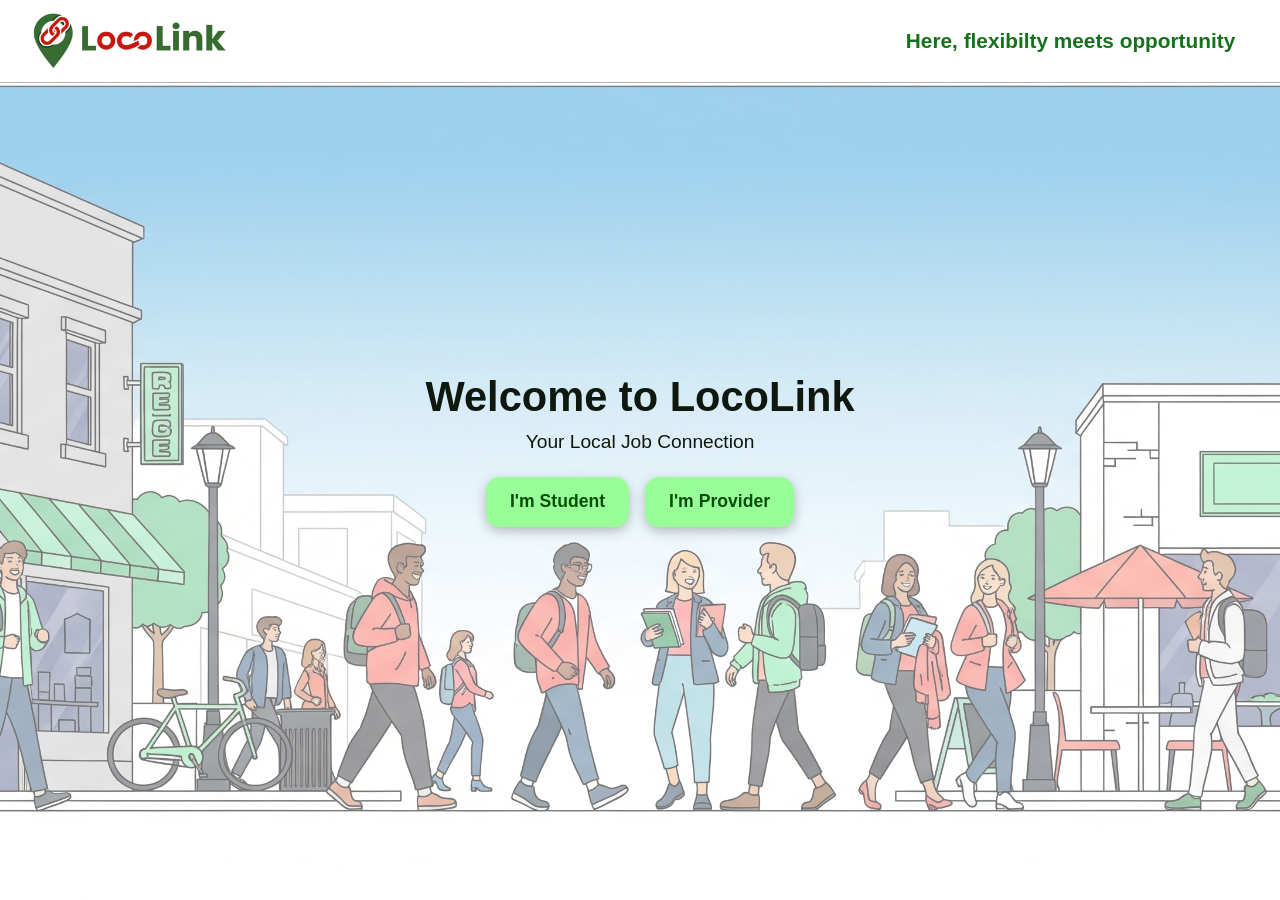
<file: index.html>
<!DOCTYPE html>
<html lang="en">
<head>
    <meta charset="UTF-8">
    <meta name="viewport" content="width=device-width, initial-scale=1.0">
    <title>LocoLink_Home</title>
    <link rel="stylesheet" href="css/style.css">
</head>
<body style="background-image: url('assets/images/1755863042727.jpg'); background-size:cover;">

    <header>
        <img src="assets/images/LocoLinkLogo.jpg" alt="locolink Logo">
       <div class="tagline">Here, flexibilty meets opportunity</div>

    </header>

    <div class="overlay">
        <h1>Welcome to LocoLink</h1>
        <p>Your Local Job Connection<br></p>
        <div class="options">
            <a href="pages/Student-login.html" class="btn seeker">I'm Student</a>
            <a href="pages/Provider-login.html" class="btn provider">I'm Provider</a>
        </div>
    </div>
    <script src="js/app.js"></script>

</body>

</html>
</file>
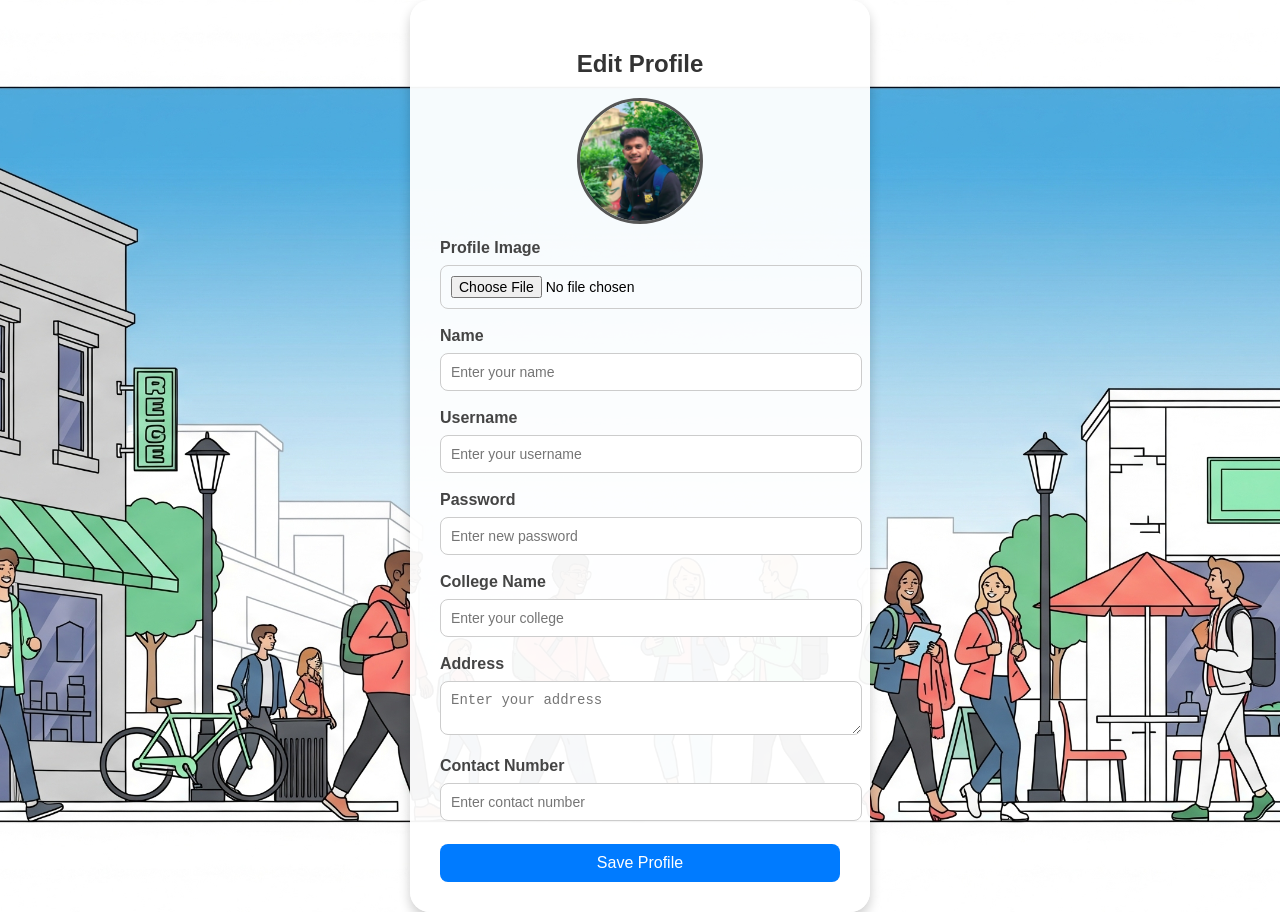
<file: pages/edit-profile.html>
<!DOCTYPE html>
<html lang="en">
<head>
  <meta charset="UTF-8">
  <meta name="viewport" content="width=device-width, initial-scale=1.0">
  <title>Edit Profile | LocoLink</title>
  <link rel="stylesheet" href="https://fonts.googleapis.com/css2?family=Material+Symbols+Outlined" />
  <style>
    body {
      margin: 0;
      font-family: Arial, sans-serif;
      background-image: url('../assets/images/1755863042727.jpg');
      background-size: cover;
      background-position: center;
      display: flex;
      justify-content: center;
      align-items: center;
      min-height: 100vh;
    }

    .profile-container {
      background: rgba(255,255,255,0.95);
      padding: 30px;
      border-radius: 20px;
      max-width: 400px;
      width: 90%;
      box-shadow: 0 6px 12px rgba(0,0,0,0.2);
      text-align: center;
    }

    h2 {
      margin-bottom: 20px;
      color: #333;
    }

    .profile-pic {
      width: 120px;
      height: 120px;
      border-radius: 50%;
      overflow: hidden;
      margin: 0 auto 15px;
      border: 3px solid #555;
    }

    .profile-pic img {
      width: 100%;
      height: 100%;
      object-fit: cover;
    }

    input, textarea {
      width: 100%;
      padding: 10px;
      margin: 8px 0;
      border: 1px solid #ccc;
      border-radius: 8px;
      font-size: 14px;
    }

    button {
      width: 100%;
      padding: 10px;
      margin-top: 15px;
      border: none;
      border-radius: 8px;
      background: #007BFF;
      color: white;
      font-size: 16px;
      cursor: pointer;
    }

    button:hover {
      background: #0056b3;
    }

    label {
      font-weight: bold;
      display: block;
      text-align: left;
      margin-top: 10px;
      color: #444;
    }

    /* Floating notification (toast) */
    .toast {
      position: fixed;
      top: 20px;
      right: 20px;
      background: #28a745;
      color: white;
      padding: 12px 20px;
      border-radius: 8px;
      box-shadow: 0 4px 8px rgba(0,0,0,0.2);
      opacity: 0;
      transform: translateY(-20px);
      transition: opacity 0.5s ease, transform 0.5s ease;
      z-index: 1000;
      font-size: 15px;
    }

    .toast.show {
      opacity: 1;
      transform: translateY(0);
    }
  </style>
</head>
<body>

  <div class="profile-container">
    <h2>Edit Profile</h2>
    
    <!-- Profile Picture Preview -->
    <div class="profile-pic" id="profilePreview">
      <img src="../assets/images/1_1.jpg" alt="Profile Picture" id="previewImg">
    </div>

    <label for="profileImg">Profile Image</label>
    <input type="file" id="profileImg" accept="image/*">

    <label>Name</label>
    <input type="text" id="name" placeholder="Enter your name">

    <label>Username</label>
    <input type="text" id="username" placeholder="Enter your username">

    <label>Password</label>
    <input type="password" id="password" placeholder="Enter new password">

    <label>College Name</label>
    <input type="text" id="college" placeholder="Enter your college">

    <label>Address</label>
    <textarea id="address" placeholder="Enter your address"></textarea>

    <label>Contact Number</label>
    <input type="text" id="contact" placeholder="Enter contact number">

    <button onclick="saveProfile()">Save Profile</button>
  </div>

  <!-- Toast Notification -->
  <div id="toast" class="toast">Profile Saved Successfully ✅</div>

  <script>
    // Preview profile image
    const profileImg = document.getElementById("profileImg");
    const previewImg = document.getElementById("previewImg");

    profileImg.addEventListener("change", function() {
      const file = this.files[0];
      if (file) {
        const reader = new FileReader();
        reader.onload = function(e) {
          previewImg.src = e.target.result;
          localStorage.setItem("profileImage", e.target.result); // Save image to localStorage
        };
        reader.readAsDataURL(file);
      }
    });

    // Show toast notification
    function showToast(message) {
      const toast = document.getElementById("toast");
      toast.textContent = message;
      toast.classList.add("show");

      setTimeout(() => {
        toast.classList.remove("show");
      }, 3000); // Hide after 3 seconds
    }

    // Save profile data to localStorage
    function saveProfile() {
      const profileData = {
        name: document.getElementById("name").value,
        username: document.getElementById("username").value,
        password: document.getElementById("password").value,
        college: document.getElementById("college").value,
        address: document.getElementById("address").value,
        contact: document.getElementById("contact").value
      };

      localStorage.setItem("profileData", JSON.stringify(profileData));

      showToast("Profile Saved Successfully ✅");

      setTimeout(() => {
        window.location.href = "Student-section.html"; // Redirect after toast
      }, 3200);
    }

    // Load saved profile if exists
    window.onload = function() {
      const savedProfile = JSON.parse(localStorage.getItem("profileData"));
      const savedImg = localStorage.getItem("profileImage");

      if (savedProfile) {
        document.getElementById("name").value = savedProfile.name;
        document.getElementById("username").value = savedProfile.username;
        document.getElementById("password").value = savedProfile.password;
        document.getElementById("college").value = savedProfile.college;
        document.getElementById("address").value = savedProfile.address;
        document.getElementById("contact").value = savedProfile.contact;
      }

      if (savedImg) {
        previewImg.src = savedImg;
      }
    };
  </script>

</body>
</html>
</file>
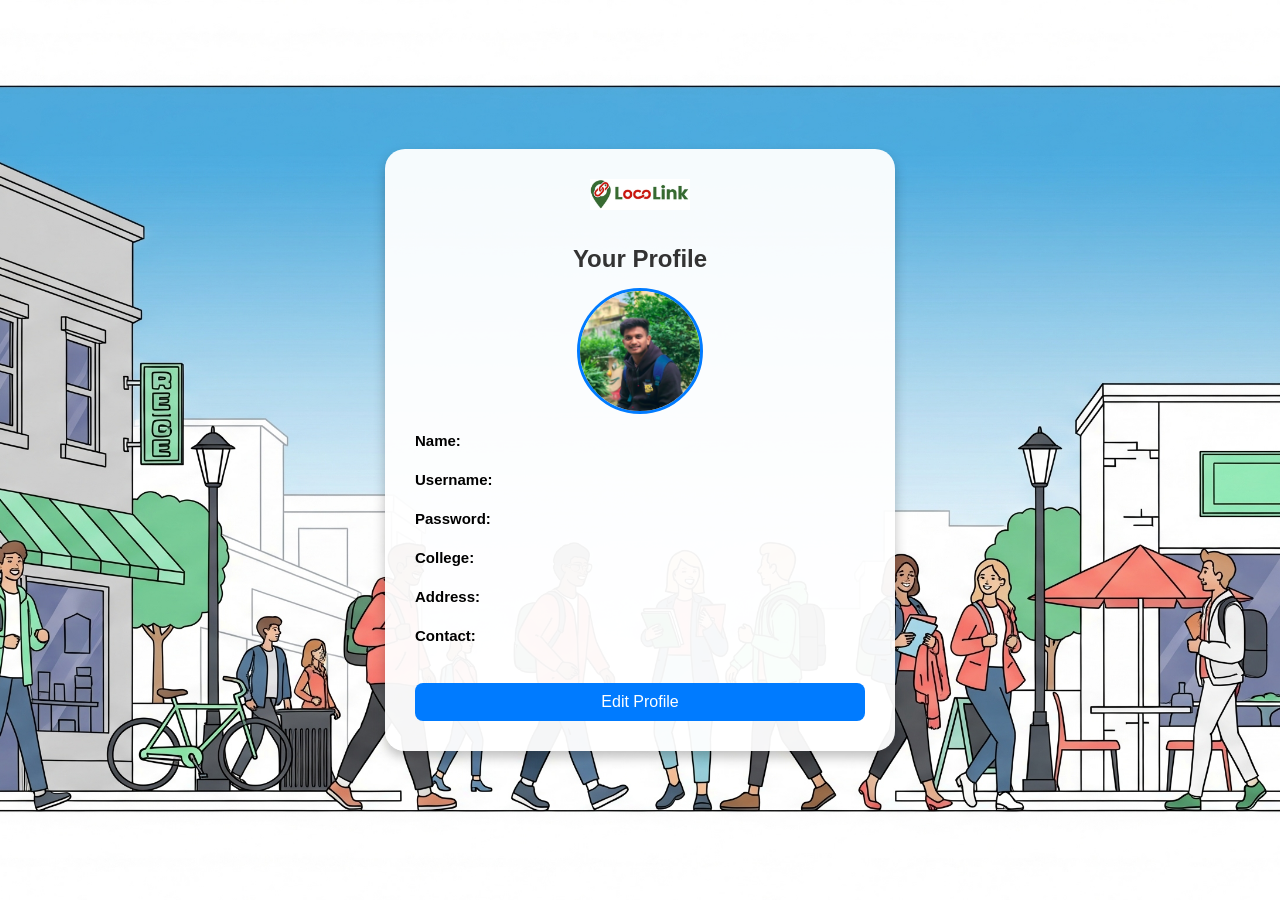
<file: pages/profile-section.html>
<html lang="en">
<head>
  <meta charset="UTF-8">
  <meta name="viewport" content="width=device-width, initial-scale=1.0">
  <title>Profile Section | LocoLink</title>
  <link rel="stylesheet" href="https://fonts.googleapis.com/css2?family=Material+Symbols+Outlined" />
  <style>
    body {
      margin: 0;
      font-family: Arial, sans-serif;
      background-image: url('../assets/images/1755863042727.jpg'); /* same background */
      background-size: cover;
      background-position: center;
      display: flex;
      justify-content: center;
      align-items: center;
      min-height: 100vh;
    }

    .profile-container {
      background: rgba(255,255,255,0.95);
      padding: 30px;
      border-radius: 20px;
      max-width: 450px;
      width: 90%;
      box-shadow: 0 6px 12px rgba(0,0,0,0.25);
      text-align: center;
      position: relative;
    }

    /* Logo on top */
    .logo {
      width: 100px;
      margin-bottom: 15px;
    }

    h2 {
      margin-bottom: 15px;
      color: #333;
    }

    .profile-pic {
      width: 120px;
      height: 120px;
      border-radius: 50%;
      overflow: hidden;
      margin: 0 auto 15px;
      border: 3px solid #007BFF;
    }

    .profile-pic img {
      width: 100%;
      height: 100%;
      object-fit: cover;
    }

    .info {
      text-align: left;
      margin: 15px 0;
      font-size: 15px;
      line-height: 1.6;
      color: #444;
    }

    .info strong {
      color: #000;
    }

    .edit-btn {
      margin-top: 20px;
      padding: 10px;
      background: #007BFF;
      color: white;
      border: none;
      border-radius: 8px;
      font-size: 16px;
      cursor: pointer;
      width: 100%;
    }

    .edit-btn:hover {
      background: #0056b3;
    }
  </style>
</head>
<body>

  <div class="profile-container">
    <!-- Logo -->
    <img src="../assets/images/LocoLinkLogo.jpg" alt="LocoLink Logo" class="logo"> <!-- same logo as other pages -->

    <h2>Your Profile</h2>

    <!-- Profile Picture -->
    <div class="profile-pic">
      <img src="../assets/images/1_1.jpg" alt="Profile Picture" id="profileImage">
    </div>

    <!-- Profile Info -->
    <div class="info">
      <p><strong>Name:</strong> <span id="name"></span></p>
      <p><strong>Username:</strong> <span id="username"></span></p>
      <p><strong>Password:</strong> <span id="password"></span></p>
      <p><strong>College:</strong> <span id="college"></span></p>
      <p><strong>Address:</strong> <span id="address"></span></p>
      <p><strong>Contact:</strong> <span id="contact"></span></p>
    </div>

    <button class="edit-btn" onclick="window.location.href='edit-profile.html'">Edit Profile</button>
  </div>

  <script>
    // Load profile from localStorage
    window.onload = function() {
      const savedProfile = JSON.parse(localStorage.getItem("profileData"));
      const savedImg = localStorage.getItem("profileImage");

      if (savedProfile) {
        document.getElementById("name").textContent = savedProfile.name || "Not set";
        document.getElementById("username").textContent = savedProfile.username || "Not set";
        document.getElementById("password").textContent = savedProfile.password || "Not set";
        document.getElementById("college").textContent = savedProfile.college || "Not set";
        document.getElementById("address").textContent = savedProfile.address || "Not set";
        document.getElementById("contact").textContent = savedProfile.contact || "Not set";
      }

      if (savedImg) {
        document.getElementById("profileImage").src = savedImg;
      }
    };
  </script>

</body>
</html>
</file>
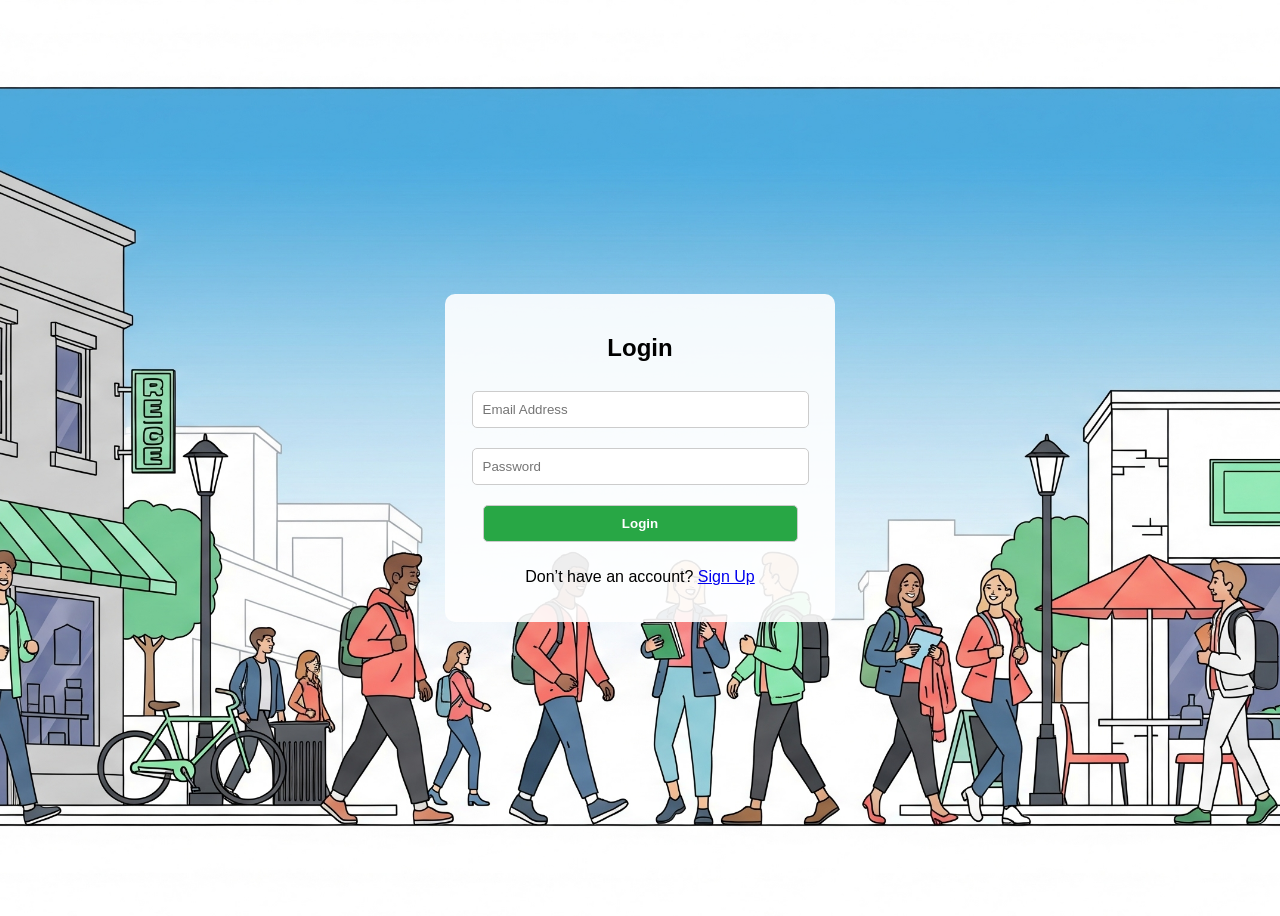
<file: pages/Provider-login.html>
<!DOCTYPE html>
<html lang="en">
<head>
  <meta charset="UTF-8">
  <title>Login Page</title>
  <style>
    body {
      font-family: Arial, sans-serif;
      background: url('../assets/images/1755863042727.jpg') no-repeat center center/cover;
      display: flex;
      justify-content: center;
      align-items: center;
      height: 100vh;
    }
    .container {
      background: rgba(255,255,255,0.9);
      padding: 20px;
      border-radius: 10px;
      width: 350px;
      text-align: center;
    }
    input, button {
      width: 90%;
      padding: 10px;
      margin: 10px 0;
      border: 1px solid #ccc;
      border-radius: 5px;
    }
    button {
      background: #28a745;
      color: white;
      font-weight: bold;
      cursor: pointer;
    }
    button:hover {
      background: #1e7e34;
    }
  </style>
</head>
<body>
  <div class="container">
    <h2>Login</h2>
    <input type="email" id="email" placeholder="Email Address" required>
    <input type="password" id="password" placeholder="Password" required>
    <button onclick="login()">Login</button>
    <p>Don’t have an account? <a href="Provider-signup.html">Sign Up</a></p>
  </div>

  <script>
    const getProviders = () => JSON.parse(localStorage.getItem("providerUsers") || "[]");

    async function login() {
      const email = document.getElementById("email").value.trim().toLowerCase();
      const password = document.getElementById("password").value;
      const providers = getProviders();
      const user = providers.find((u) => u.email === email && u.password === password);

      if (!user) {
        alert("Invalid email or password.");
        return;
      }

      localStorage.setItem("loggedInProvider", JSON.stringify({ email: user.email, name: user.name, username: user.username }));
      window.location.href = "Provider-postJob.html";
    }
    window.login = login;
  </script>
</body>
</html>
</file>
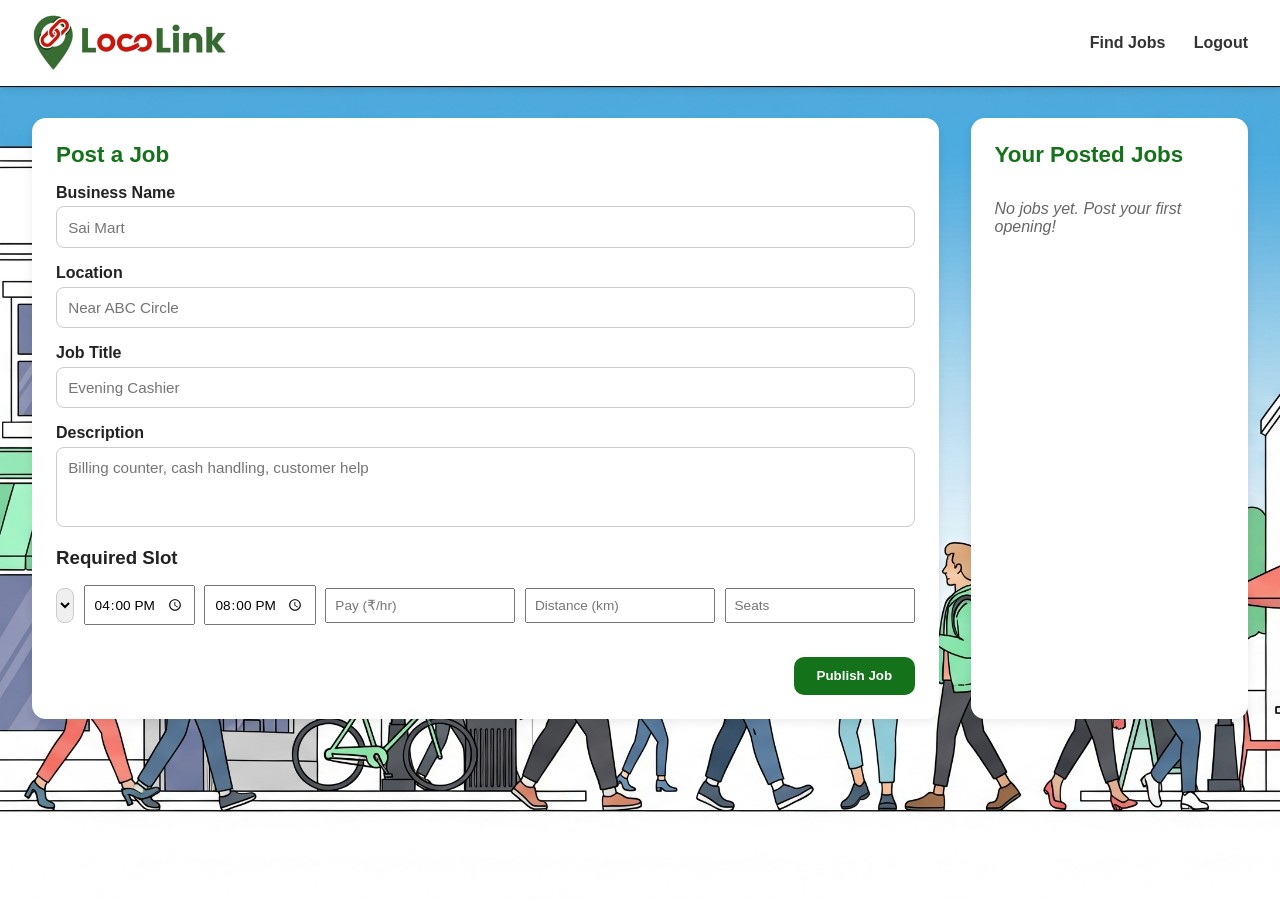
<file: pages/Provider-postJob.html>
<!DOCTYPE html>
<html lang="en">
<head>
  <meta charset="UTF-8">
  <meta name="viewport" content="width=device-width, initial-scale=1.0">
  <title>Provider Dashboard - LocoLink</title>
  <style>
   * {
      margin: 0;
      padding: 0;
      box-sizing: border-box;
      font-family: "Segoe UI", sans-serif;
    }

    body {
      background: #fafafa;
      color: #222;
      min-height: 100vh;
    }

   
    .navbar {
      background: rgba(255, 255, 255, 0.9);
      display: flex;
      align-items: center;
      justify-content: space-between;
      padding: 0.8rem 2rem;
      box-shadow: 0 3px 8px rgba(0, 0, 0, 0.1);
      position: sticky;
      top: 0;
      z-index: 100;
      backdrop-filter: blur(6px);
    }

    .logo {
      font-size: 1.5rem;
      font-weight: 800;
      color: #14721a;
    }
    nav img{
      height: 60px;
      width: auto;
      border: none;
    }

    .nav-links a {
      text-decoration: none;
      margin-left: 1.5rem;
      font-weight: 600;
      color: #333;
      transition: color 0.3s ease;
    }

    .nav-links a:hover {
      color: #ff7f50;
    }

   
    .container {
      display: grid;
      grid-template-columns: 2fr 1fr;
      gap: 2rem;
      padding: 2rem;
    }

    .card {
      background: #fff;
      border-radius: 14px;
      padding: 1.5rem;
      box-shadow: 0 3px 10px rgba(0,0,0,0.08);
    }

    h2 {
      margin-bottom: 1rem;
      font-size: 1.4rem;
      color: #14721a;
    }

  
    form {
      display: flex;
      flex-direction: column;
      gap: 1rem;
    }

    .form-group label {
      font-weight: 600;
      display: block;
      margin-bottom: 0.3rem;
    }

    .form-group input,
    textarea,
    select {
      width: 100%;
      padding: 0.7rem;
      border: 1px solid #ccc;
      border-radius: 8px;
      font-size: 0.95rem;
    }

    textarea {
      resize: none;
      height: 80px;
    }

   
    .slot {
      display: grid;
      grid-template-columns: 1fr 1fr 1fr 1fr 1fr auto;
      gap: 0.6rem;
      align-items: center;
    }

    .slot input,
    .slot select {
      padding: 0.5rem;
      font-size: 0.85rem;
    }

    .remove-btn {
      background: #ff7f50;
      color: #fff;
      border: none;
      padding: 0.5rem 0.8rem;
      border-radius: 8px;
      cursor: pointer;
      transition: background 0.3s ease;
    }

    .remove-btn:hover {
      background: #e5673f;
    }

    
    .form-actions {
      display: flex;
      justify-content: flex-end;
      margin-top: 1rem;
    }

    .publish-btn {
      background: #14721a;
      color: #fff;
      border: none;
      padding: 0.7rem 1.4rem;
      border-radius: 10px;
      font-weight: 600;
      cursor: pointer;
      transition: background 0.3s ease;
    }

    .publish-btn:hover {
      background: #0f5a14;
    }

    /* ===== Posted Jobs ===== */
    .posted-jobs {
      display: flex;
      flex-direction: column;
      gap: 1rem;
    }

    .job-card {
      border: 1px solid #ddd;
      padding: 1rem;
      border-radius: 10px;
      background: #f9f9f9;
    }

    .job-card button {
      margin-top: 10px;
      background: #ff7f50;
      color: #fff;
      border: none;
      padding: 5px 10px;
      border-radius: 6px;
      cursor: pointer;
    }

    .job-card button:hover {
      background: #e5673f;
    }

    .no-jobs {
      color: #666;
      font-style: italic;
    }

    @media (max-width: 992px) {
      .container {
        grid-template-columns: 1fr;
      }
    }
  </style>
</head>
<body style="background-image: url('../assets/images/1755863042727.jpg'); background-size:cover;">
  <!-- Navbar -->
  <nav class="navbar">
    <img src="../assets/images/LocoLinkLogo.jpg" alt="locolink Logo">
    <div class="nav-links">
      <a href="Student-section.html">Find Jobs</a>
      <a href="../index.html">Logout</a>
    </div>
  </nav>

  <div class="container">
    <!-- Post Job -->
    <section class="card post-job">
      <h2>Post a Job</h2>
      <form id="jobForm">
        <div class="form-group">
          <label>Business Name</label>
          <input type="text" id="businessName" placeholder="Sai Mart" required>
        </div>

        <div class="form-group">
          <label>Location</label>
          <input type="text" id="location" placeholder="Near ABC Circle" required>
        </div>

        <div class="form-group">
          <label>Job Title</label>
          <input type="text" id="jobTitle" placeholder="Evening Cashier" required>
        </div>

        <div class="form-group">
          <label>Description</label>
          <textarea id="description" placeholder="Billing counter, cash handling, customer help" required></textarea>
        </div>

        <h3>Required Slot</h3>
        <div class="slot">
          <select id="day">
            <option>Mon</option>
            <option>Tue</option>
            <option>Wed</option>
            <option>Thu</option>
            <option>Fri</option>
            <option>Sat</option>
            <option>Sun</option>
          </select>
          <input type="time" id="startTime" value="16:00">
          <input type="time" id="endTime" value="20:00">
          <input type="number" id="pay" placeholder="Pay (₹/hr)">
          <input type="number" id="distance" placeholder="Distance (km)">
          <input type="number" id="seats" placeholder="Seats">
        </div>

        <div class="form-actions">
          <button type="submit" class="publish-btn">Publish Job</button>
        </div>
      </form>
    </section>

    <!-- Posted Jobs -->
    <section class="card posted-jobs">
      <h2>Your Posted Jobs</h2>
      <div id="jobList">
        <p class="no-jobs">No jobs yet. Post your first opening!</p>
      </div>
    </section>
  </div>

  <script>
    const form = document.getElementById("jobForm");
    const jobList = document.getElementById("jobList");

    // Save job to localStorage
    function saveJob(job) {
      let jobs = JSON.parse(localStorage.getItem("jobs")) || [];
      jobs.push(job);
      localStorage.setItem("jobs", JSON.stringify(jobs));
    }

    // Load jobs from localStorage
    function loadJobs() {
      jobList.innerHTML = "";
      let jobs = JSON.parse(localStorage.getItem("jobs")) || [];

      if (jobs.length === 0) {
        jobList.innerHTML = `<p class="no-jobs">No jobs yet. Post your first opening!</p>`;
        return;
      }

      jobs.forEach((job, index) => {
        const jobCard = document.createElement("div");
        jobCard.classList.add("job-card");
        jobCard.innerHTML = `
          <h3>${job.title} @ ${job.business}</h3>
          <p><strong>Location:</strong> ${job.location}</p>
          <p><strong>Description:</strong> ${job.desc}</p>
          <p><strong>Slot:</strong> ${job.day}, ${job.start} - ${job.end}</p>
          <p><strong>Pay:</strong> ₹${job.pay}/hr | <strong>Distance:</strong> ${job.distance} km | <strong>Seats:</strong> ${job.seats}</p>
          <button onclick="deleteJob(${index})">Delete</button>
        `;
        jobList.appendChild(jobCard);
      });
    }

    // Delete job
    function deleteJob(index) {
      let jobs = JSON.parse(localStorage.getItem("jobs")) || [];
      jobs.splice(index, 1);
      localStorage.setItem("jobs", JSON.stringify(jobs));
      loadJobs();
    }
    window.deleteJob = deleteJob;

    // Form submit
    form.addEventListener("submit", function(e) {
      e.preventDefault();

      let job = {
        business: document.getElementById("businessName").value,
        location: document.getElementById("location").value,
        title: document.getElementById("jobTitle").value,
        desc: document.getElementById("description").value,
        day: document.getElementById("day").value,
        start: document.getElementById("startTime").value,
        end: document.getElementById("endTime").value,
        pay: document.getElementById("pay").value,
        distance: document.getElementById("distance").value,
        seats: document.getElementById("seats").value
      };

      saveJob(job);
      loadJobs();
      form.reset();
    });

    // Load jobs on page load
    window.onload = loadJobs;
  </script>
</body>
</html>
</file>
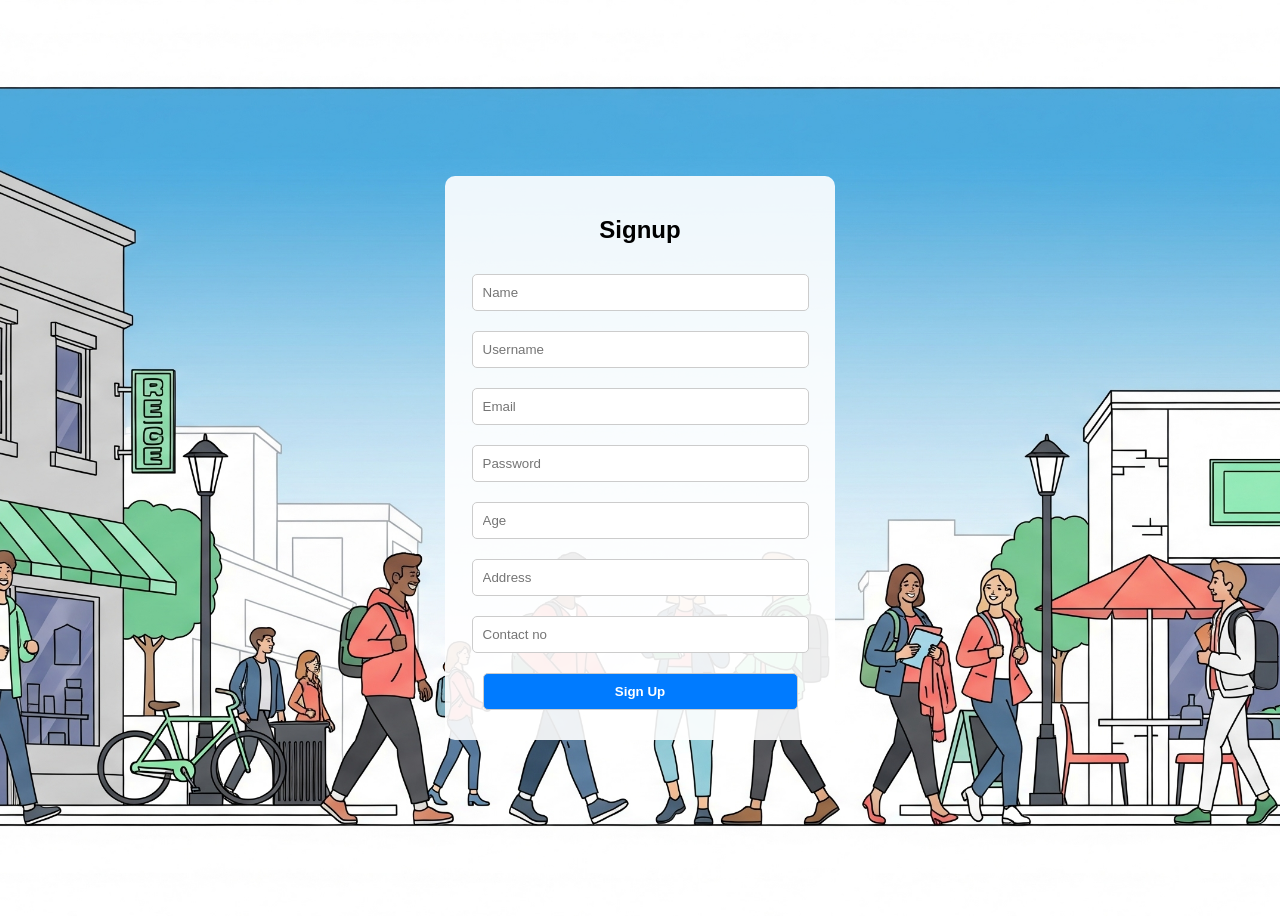
<file: pages/Provider-signup.html>
<!DOCTYPE html>
<html lang="en">
<head>
  <meta charset="UTF-8">
  <title>Signup Page</title>
  <style>
    body {
      font-family: Arial, sans-serif;
      background: url('../assets/images/1755863042727.jpg') no-repeat center center/cover;
      display: flex;
      justify-content: center;
      align-items: center;
      height: 100vh;
    }
    .container {
      background: rgba(255,255,255,0.9);
      padding: 20px;
      border-radius: 10px;
      width: 350px;
      text-align: center;
    }
    input, select, button {
      width: 90%;
      padding: 10px;
      margin: 10px 0;
      border: 1px solid #ccc;
      border-radius: 5px;
    }
    button {
      background: #007bff;
      color: white;
      font-weight: bold;
      cursor: pointer;
    }
    button:hover {
      background: #0056b3;
    }
  </style>
</head>
<body>
  <div class="container">
    <h2>Signup</h2>
    <form id="signupForm">
      <input type="text" id="name" placeholder="Name" required>
      <input type="text" id="username" placeholder="Username" required>
      <input type="email" id="email" placeholder="Email" required>
      <input type="password" id="password" placeholder="Password" required>
      <input type="number" id="age" placeholder="Age" required>
      <input type="text" id="address" placeholder="Address" required>
      <input type="number" id="contactno" placeholder="Contact no" required>
      <button type="submit">Sign Up</button>
    </form>
  </div>

  <script>
    const providerForm = document.getElementById("signupForm");

    const getProviders = () => JSON.parse(localStorage.getItem("providerUsers") || "[]");
    const saveProviders = (users) => localStorage.setItem("providerUsers", JSON.stringify(users));

    providerForm.addEventListener("submit", (e) => {
      e.preventDefault();

      const name = document.getElementById("name").value.trim();
      const username = document.getElementById("username").value.trim();
      const email = document.getElementById("email").value.trim().toLowerCase();
      const password = document.getElementById("password").value;
      const age = document.getElementById("age").value.trim();
      const address = document.getElementById("address").value.trim();
      const contactno = document.getElementById("contactno").value.trim();

      const providers = getProviders();
      if (providers.some((u) => u.email === email)) {
        alert("Email already registered. Please log in.");
        return;
      }

      providers.push({ name, username, email, password, age, address, contactno });
      saveProviders(providers);

      alert("Signup successful! Redirecting to login...");
      window.location.href = "Provider-login.html";
    });
  </script>
</body>
</html>
</file>
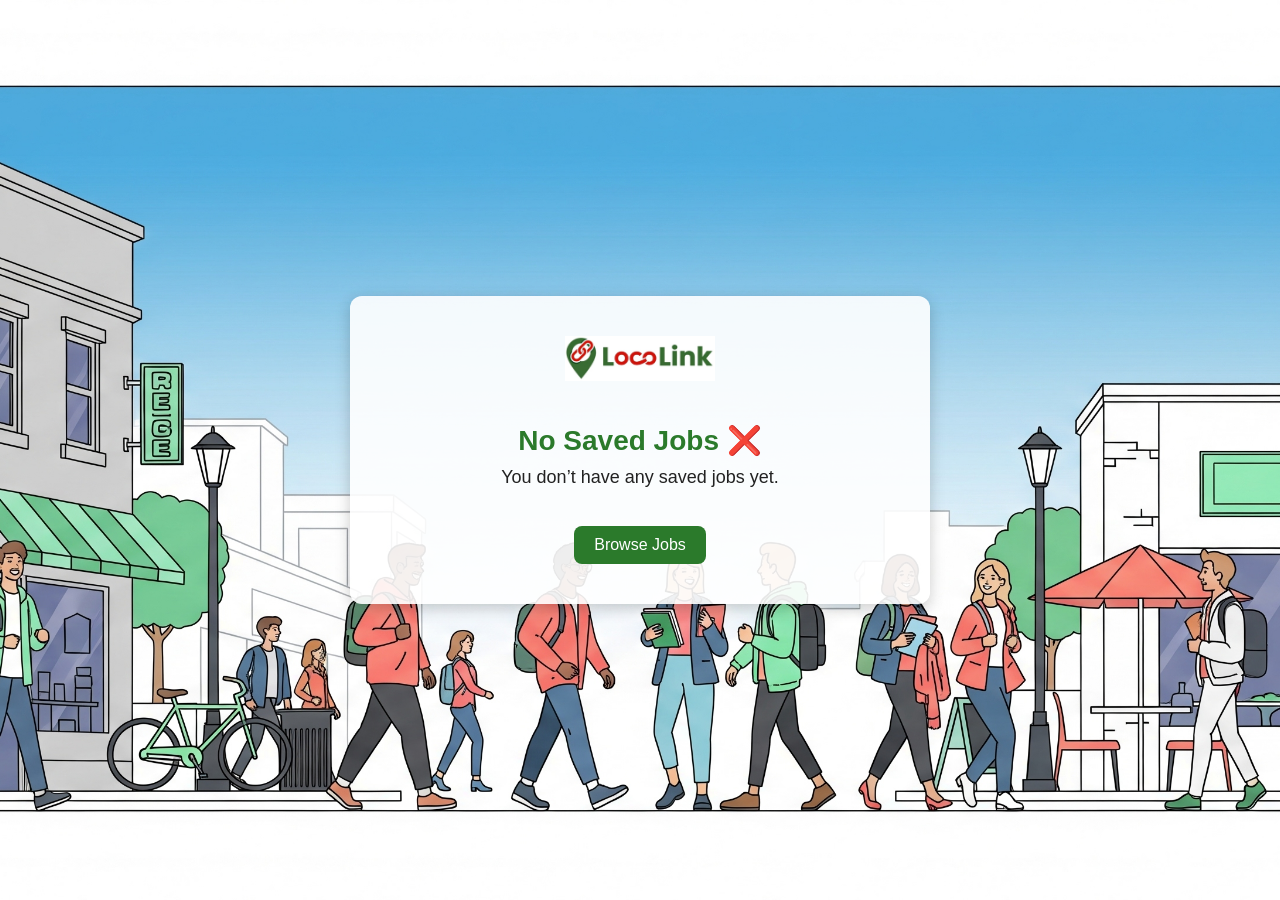
<file: pages/Saved-job.html>
<!DOCTYPE html>
<html lang="en">
<head>
  <meta charset="UTF-8">
  <title>No Saved Jobs</title>
  <style>
    body {
      display: flex;
      justify-content: center;
      align-items: center;
      height: 100vh;
      font-family: Arial, sans-serif;
      background: url('../assets/images/1755863042727.jpg') no-repeat center center/cover;
      margin: 0;
      color: #222;
    }
    .message-box {
      text-align: center;
      background: rgba(255, 255, 255, 0.9);
      padding: 40px;
      border-radius: 12px;
      box-shadow: 0 4px 15px rgba(0,0,0,0.2);
      animation: fadeIn 1s ease-in-out;
      max-width: 500px;
      width: 90%;
    }
    .logo {
      width: 150px;
      margin-bottom: 20px;
    }
    h1 {
      font-size: 28px;
      margin-bottom: 10px;
      color: #2b7a2b;
    }
    p {
      font-size: 18px;
      margin-top: 0;
    }
    .btn {
      margin-top: 20px;
      background-color: #2b7a2b;
      color: white;
      padding: 10px 20px;
      border-radius: 8px;
      border: none;
      cursor: pointer;
      font-size: 16px;
      transition: background 0.3s;
      text-decoration: none;
      display: inline-block;
    }
    .btn:hover {
      background-color: #1f5c1f;
    }
    @keyframes fadeIn {
      from { opacity: 0; transform: scale(0.95); }
      to { opacity: 1; transform: scale(1); }
    }
  </style>
</head>
<body>
  <div class="message-box">
    <img src="../assets/images/LocoLinkLogo.jpg" alt="LocoLink Logo" class="logo">
    <h1>No Saved Jobs ❌</h1>
    <p>You don’t have any saved jobs yet.</p>
    <a href="Student-section.html" class="btn">Browse Jobs</a>
  </div>
</body>
</html>
</file>
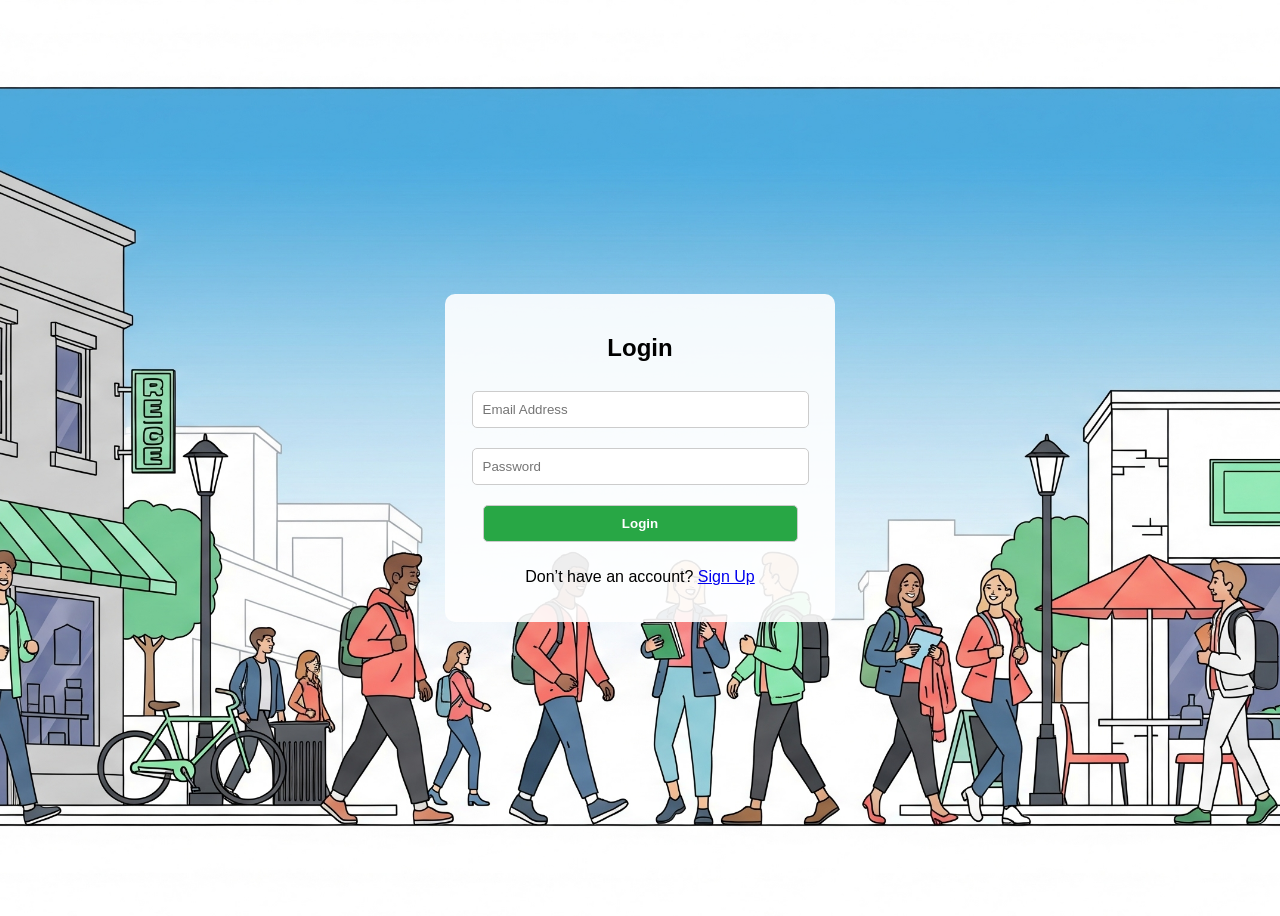
<file: pages/Student-login.html>
<!DOCTYPE html>
<html lang="en">
<head>
  <meta charset="UTF-8">
  <title>Login Page</title>
  <style>
    body {
      font-family: Arial, sans-serif;
      background: url('../assets/images/1755863042727.jpg') no-repeat center center/cover;
      display: flex;
      justify-content: center;
      align-items: center;
      height: 100vh;
    }
    .container {
      background: rgba(255,255,255,0.9);
      padding: 20px;
      border-radius: 10px;
      width: 350px;
      text-align: center;
    }
    input, button {
      width: 90%;
      padding: 10px;
      margin: 10px 0;
      border: 1px solid #ccc;
      border-radius: 5px;
    }
    button {
      background: #28a745;
      color: white;
      font-weight: bold;
      cursor: pointer;
    }
    button:hover {
      background: #1e7e34;
    }
  </style>
</head>
<body>
  <div class="container">
    <h2>Login</h2>
    <input type="email" id="email" placeholder="Email Address" required>
    <input type="password" id="password" placeholder="Password" required>
    <button onclick="login()">Login</button>
    <p>Don’t have an account? <a href="Student-signup.html">Sign Up</a></p>
  </div>
  <script>
    const getStudents = () => JSON.parse(localStorage.getItem("studentUsers") || "[]");

    async function login() {
      const email = document.getElementById("email").value.trim().toLowerCase();
      const password = document.getElementById("password").value;
      const users = getStudents();
      const user = users.find((u) => u.email === email && u.password === password);

      if (!user) {
        alert("Invalid email or password.");
        return;
      }

      localStorage.setItem("loggedInStudent", JSON.stringify({ email: user.email, name: user.name, username: user.username }));
      localStorage.setItem("profileData", JSON.stringify({ name: user.name, username: user.username, email: user.email, age: user.age, address: user.address, contactno: user.contactno }));
      window.location.href = "Student-section.html";
    }
    window.login = login;
  </script>
</body>

</html>
</file>
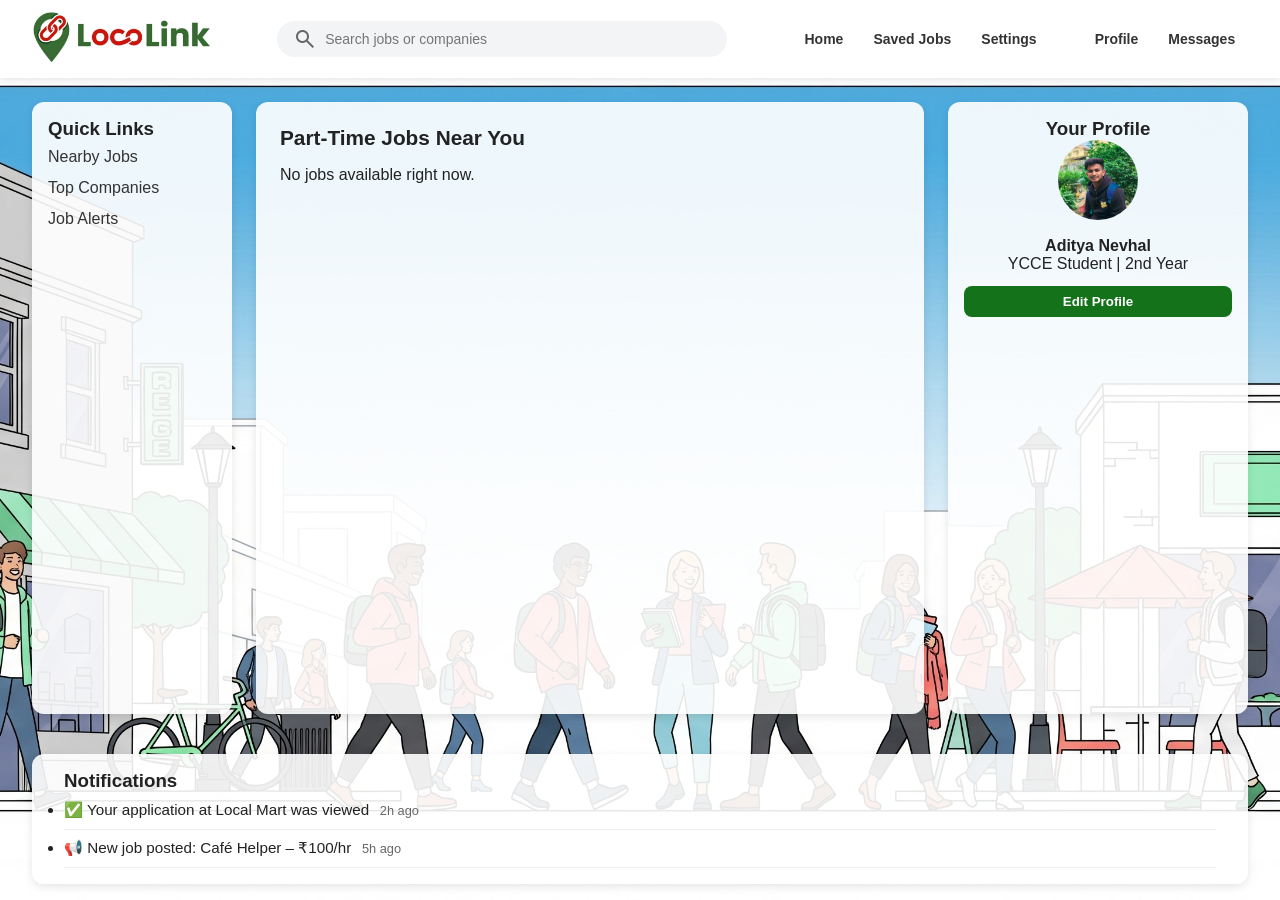
<file: pages/Student-section.html>
<!DOCTYPE html>
<html lang="en">
<head>
  <meta charset="UTF-8">
  <meta name="viewport" content="width=device-width, initial-scale=1.0">
  <title>LocoLink | Dashboard</title>
  <link rel="stylesheet" href="../css/style3.css">
  <link rel="stylesheet" href="https://fonts.googleapis.com/css2?family=Material+Symbols+Outlined" />
  <style>
    .job-card {
      background: rgba(255,255,255,0.9);
      padding: 15px;
      margin: 10px 0;
      border-radius: 10px;
    }
    .apply-btn {
      background: #28a745;
      color: #fff;
      padding: 8px 12px;
      border: none;
      border-radius: 6px;
      cursor: pointer;
    }
    .apply-btn:hover {
      background: #1e7e34;
    }
  </style>
</head>
<body style="background-image: url('../assets/images/1755863042727.jpg'); background-size:cover;">

  <!-- Navbar -->
  <nav class="navbar">
    <div class="nav-left">
      <img src="../assets/images/LocoLinkLogo.jpg" alt="LocoLink Logo" class="logo">
    </div>

    <div class="search-bar">
      <span class="material-symbols-outlined search-icon">search</span>
      <input type="text" placeholder="Search jobs or companies">
    </div>

    <div class="nav-center">
      <a href="../index.html">Home</a>
      <a href="Saved-job.html">Saved Jobs</a>
      <!-- <a href="#">My Availability</a> -->
      <a href="#">Settings</a>
    </div>

    <div class="nav-right">
      <a href="profile-section.html">Profile</a>
      <a href="#">Messages</a>
    </div>
  </nav>

  <!-- Main Content -->
  <div class="container">
    <!-- Left Sidebar -->
    <aside class="sidebar">
      <h3>Quick Links</h3>
      <ul>
        <li><a href="#">Nearby Jobs</a></li>
        <li><a href="#">Top Companies</a></li>
        <li><a href="#">Job Alerts</a></li>
      </ul>
    </aside>

    <!-- Center: Jobs Section -->
    <main class="main-content">
      <section class="jobs">
        <h3>Part-Time Jobs Near You</h3>
        <div id="jobs-container">
          <!-- Jobs from localStorage will load here -->
        </div>
      </section>
    </main>

    <!-- Right: Profile Section -->
    <aside class="profile">
      <h3>Your Profile</h3>
      <div class="profile-pic">
        <img src="../assets/images/1_1.jpg" alt="Profile Picture" id="sidebarProfileImg">
      </div>
      <h4 id="sidebarProfileName">Aditya Nevhal</h4>
      <p id="sidebarCollege">YCCE Student | 2nd Year</p>
      <button class="edit-btn" onclick="window.location.href='edit-profile.html'">Edit Profile</button>
    </aside>
  </div>

  <!-- Notifications -->
  <section class="notifications">
    <h3>Notifications</h3>
    <ul>
      <li>✅ Your application at Local Mart was viewed <span>2h ago</span></li>
      <li>📢 New job posted: Café Helper – ₹100/hr <span>5h ago</span></li>
    </ul>
  </section>

  <script>
    // Load jobs from localStorage
    const jobsContainer = document.getElementById("jobs-container");
    let jobs = JSON.parse(localStorage.getItem("jobs")) || [];

    if (jobs.length === 0) {
      jobsContainer.innerHTML = "<p>No jobs available right now.</p>";
    } else {
      jobs.forEach((job, index) => {
        const jobCard = document.createElement("div");
        jobCard.classList.add("job-card");
        jobCard.innerHTML = `
          <h4>${job.business} - ${job.title}</h4>
          <p>${job.day} | ${job.pay}/hr | ${job.distance} km from  ${job.location}</p>
          <button class="apply-btn" onclick="window.location.href='confirmation.html'">Apply Now</button>
        `;
        jobsContainer.appendChild(jobCard);
      });
    }

    // Load profile from localStorage (for sidebar profile)
    window.onload = function() {
      const savedProfile = JSON.parse(localStorage.getItem("profileData"));
      const savedImg = localStorage.getItem("profileImage");

      if (savedProfile) {
        document.getElementById("sidebarProfileName").textContent = savedProfile.name || "Your Name";
        document.getElementById("sidebarCollege").textContent = savedProfile.college 
          ? savedProfile.college + " Student" 
          : "Student";
      }

      if (savedImg) {
        document.getElementById("sidebarProfileImg").src = savedImg;
      }
    };
  </script>

</body>
</html>
</file>
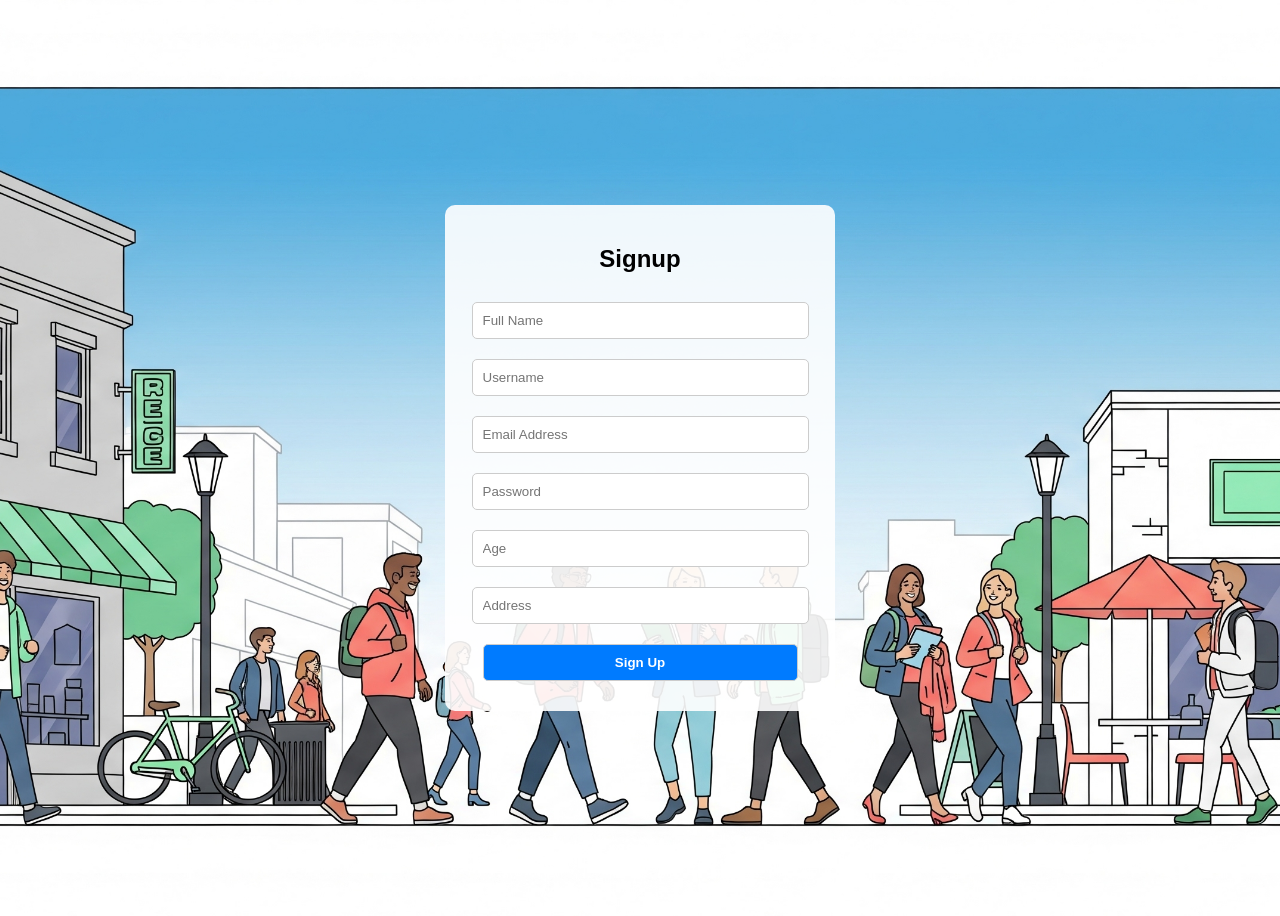
<file: pages/Student-signup.html>
<!DOCTYPE html>
<html lang="en">
<head>
  <meta charset="UTF-8">
  <title>Signup Page</title>
  <style>
    body {
      font-family: Arial, sans-serif;
      background: url('../assets/images/1755863042727.jpg') no-repeat center center/cover;
      display: flex;
      justify-content: center;
      align-items: center;
      height: 100vh;
    }
    .container {
      background: rgba(255,255,255,0.9);
      padding: 20px;
      border-radius: 10px;
      width: 350px;
      text-align: center;
    }
    input, select, button {
      width: 90%;
      padding: 10px;
      margin: 10px 0;
      border: 1px solid #ccc;
      border-radius: 5px;
    }
    button {
      background: #007bff;
      color: white;
      font-weight: bold;
      cursor: pointer;
    }
    button:hover {
      background: #0056b3;
    }
  </style>
</head>
<body>
  <div class="container">
    <h2>Signup</h2>
    <input type="text" id="name" placeholder="Full Name" required>
    <input type="text" id="username" placeholder="Username" required>
    <input type="email" id="email" placeholder="Email Address" required>
    <input type="password" id="password" placeholder="Password" required>
    <input type="number" id="age" placeholder="Age" required>
    <input type="text" id="address" placeholder="Address" required>
    <button onclick="signup()">Sign Up</button>
  </div>
  <script>
    const getStudents = () => JSON.parse(localStorage.getItem("studentUsers") || "[]");
    const saveStudents = (users) => localStorage.setItem("studentUsers", JSON.stringify(users));

    async function signup() {
      const name = document.getElementById("name").value.trim();
      const username = document.getElementById("username").value.trim();
      const email = document.getElementById("email").value.trim().toLowerCase();
      const password = document.getElementById("password").value;
      const age = document.getElementById("age").value.trim();
      const address = document.getElementById("address").value.trim();

      const users = getStudents();
      if (users.some((user) => user.email === email)) {
        alert("Email already registered. Please log in.");
        return;
      }

      const newUser = { name, username, email, password, age, address };
      users.push(newUser);
      saveStudents(users);
      localStorage.setItem("profileData", JSON.stringify({ name, username, email, age, address }));

      alert("Signup successful! Redirecting to login...");
      window.location.href = "Student-login.html";
    }
    window.signup = signup;
  </script>
</body>

</html>
</file>
<file: css/style.css>
/* Reset */
* {
  margin: 0;
  padding: 0;
  box-sizing: border-box;
}

/* Base Styles */
body {
  font-family: "Segoe UI", sans-serif;
  color: #0f180e;
  min-height: 100vh;
  background: url("../assets/images/farmer-banner.jpg") no-repeat center / cover;
  position: relative;
}

/* Navbar */
header {
  width: 100%;
  padding: 0.7rem 2rem;
  background: #fff;
  display: flex;
  align-items: center;
  justify-content: space-between;
  position: fixed;
  top: 0;
  left: 0;
  z-index: 1000;
  border-bottom: 1px solid #b6b1b1;
}

header img {
  height: 60px;
  width: auto;
  border-radius: 10px;
}

header .tagline {
  font-size: 1.3rem;
  font-weight: 900;
  color: #14721a;
  background: #fff;
  padding: 0.3rem 0.8rem;
  border-radius: 8px;
  margin-left: 1rem;
}

/* Overlay Section */
.overlay {
  position: absolute;
  inset: 0;
  background: rgba(255, 254, 254, 0.45);
  display: flex;
  flex-direction: column;
  align-items: center;
  justify-content: center;
  text-align: center;
  padding: 2rem;
}

.overlay h1 {
  font-size: 2.6rem;
  margin-bottom: 0.6rem;
}

.overlay p {
  font-size: 1.2rem;
  margin-bottom: 1.5rem;
}

/* Buttons */
.options {
  display: flex;
  gap: 1rem;
  flex-wrap: wrap;
  justify-content: center;
}

.btn {
  padding: 0.9rem 1.5rem;
  font-size: 1.1rem;
  font-weight: 700;
  border-radius: 14px;
  text-decoration: none;
  transition: transform 0.2s ease, box-shadow 0.2s ease;
  box-shadow: 0 4px 12px rgba(0, 0, 0, 0.25);
  display: inline-block;
}

.btn:hover {
  transform: translateY(-3px);
}

.btn:active {
  transform: translateY(0);
}

.seeker {
  background: #98ff98; /* mint */
  color: #064d06;
}

.provider {
 background: #98ff98; /* mint */
  color: #064d06;
}

/* Responsive */
@media (max-width: 768px) {
  header {
    flex-direction: column;
    text-align: center;
    padding: 1rem;
  }

  .tagline {
    margin-left: 0;
    margin-top: 0.5rem;
  }

  .overlay h1 {
    font-size: 2rem;
  }

  .overlay p {
    font-size: 1rem;
  }

  .btn {
    font-size: 1rem;
    padding: 0.8rem 1.2rem;
  }
}
</file>
<file: css/style3.css>
* {
  margin: 0;
  padding: 0;
  box-sizing: border-box;
  font-family: "Segoe UI", sans-serif;
}

body {
  color: #222;
  min-height: 100vh;
  display: flex;
  flex-direction: column;
  background-size: cover;
  background-position: center;
}

/* Navbar */
.navbar {
  background: #fff;
  display: flex;
  align-items: center;
  justify-content: space-between;
  padding: 0.6rem 2rem;
  box-shadow: 0 2px 8px rgba(0,0,0,0.1);
  position: sticky;
  top: 0;
  z-index: 100;
}

.nav-left img.logo {
  height: 55px;
  width: auto;
}

/* Search bar */
.search-bar {
  flex: 1;
  max-width: 450px;
  margin: 0 2rem;
  display: flex;
  align-items: center;
  background: #f3f4f6;
  border-radius: 25px;
  padding: 0.4rem 1rem;
}

.search-bar input {
  border: none;
  outline: none;
  background: transparent;
  width: 100%;
  font-size: 14px;
  padding-left: 0.5rem;
}

.search-icon {
  font-size: 20px;
  color: #666;
}

/* Nav links */
.nav-center a,
.nav-right a {
  font-size: 14px;
  font-weight: 600;
  color: #333;
  text-decoration: none;
  margin: 0 0.8rem;
  padding-bottom: 4px;
  transition: all 0.2s ease;
}

.nav-center a:hover,
.nav-right a:hover {
  color: #f17211;
  border-bottom: 2px solid #f17211;
}

/* Layout: Sidebar | Jobs | Profile */
.container {
  display: grid;
  grid-template-columns: 200px 1fr 300px;
  gap: 1.5rem;
  padding: 1.5rem 2rem;
  flex: 1;
  align-items: stretch;
}

/* Sidebar */
.sidebar {
  background: rgba(255, 255, 255, 0.9);
  border-radius: 12px;
  padding: 1rem;
  box-shadow: 0 3px 8px rgba(0, 0, 0, 0.1);
}

.sidebar ul {
  list-style: none;
  margin-top: 0.5rem;
}

.sidebar li {
  margin-bottom: 0.8rem;
}

.sidebar a {
  text-decoration: none;
  font-weight: 500;
  color: #333;
}

.sidebar a:hover {
  color: #14721a;
}

/* Jobs Section */
.main-content {
  background: rgba(255, 255, 255, 0.9);
  border-radius: 12px;
  padding: 1.5rem;
  box-shadow: 0 3px 8px rgba(0,0,0,0.1);
}

.jobs h3 {
  margin-bottom: 1rem;
  font-size: 1.3rem;
}

.job-card {
  background: #fff;
  border: 1px solid #e0e0e0;
  border-radius: 12px;
  padding: 1rem;
  margin-bottom: 1rem;
  transition: transform 0.2s ease;
}

.job-card:hover {
  transform: translateY(-3px);
  box-shadow: 0 4px 12px rgba(0,0,0,0.15);
}

.apply-btn {
  background: #14721a;
  color: #fff;
  padding: 0.6rem 1rem;
  border: none;
  border-radius: 10px;
  font-weight: 600;
  cursor: pointer;
}

.apply-btn:hover {
  background: #0f5a14;
}

/* Profile Section (right column, same height as jobs) */
.profile {
  background: rgba(255, 255, 255, 0.9);
  border-radius: 12px;
  padding: 1rem;
  box-shadow: 0 3px 8px rgba(0,0,0,0.1);
  text-align: center;
  display: flex;
  flex-direction: column;
  justify-content: flex-start;
  height: 100%;
}

.profile-pic img {
  width: 80px;
  height: 80px;
  border-radius: 50%;
  margin-bottom: 0.8rem;
}

.edit-btn {
  background: #14721a;
  color: #fff;
  padding: 0.5rem 1rem;
  border: none;
  border-radius: 8px;
  margin-top: 0.8rem;
  font-weight: 600;
  cursor: pointer;
}

.edit-btn:hover {
  background: #0f5a14;
}

/* Notifications */
.notifications {
  background: rgba(255, 255, 255, 0.9);
  border-radius: 12px;
  padding: 1rem 2rem;
  margin: 1rem 2rem;
  box-shadow: 0 3px 8px rgba(0,0,0,0.1);
}

.notifications li {
  padding: 0.6rem 0;
  border-bottom: 1px solid #eee;
  font-size: 0.95rem;
}

.notifications span {
  font-size: 0.8rem;
  color: #666;
  margin-left: 0.4rem;
}

/* Responsive */
@media (max-width: 992px) {
  .container { grid-template-columns: 1fr 300px; }
  .sidebar { display: none; }
}

@media (max-width: 768px) {
  .container { grid-template-columns: 1fr; }
  .profile { display: none; }
  .search-bar { display: none; }
}
</file>
